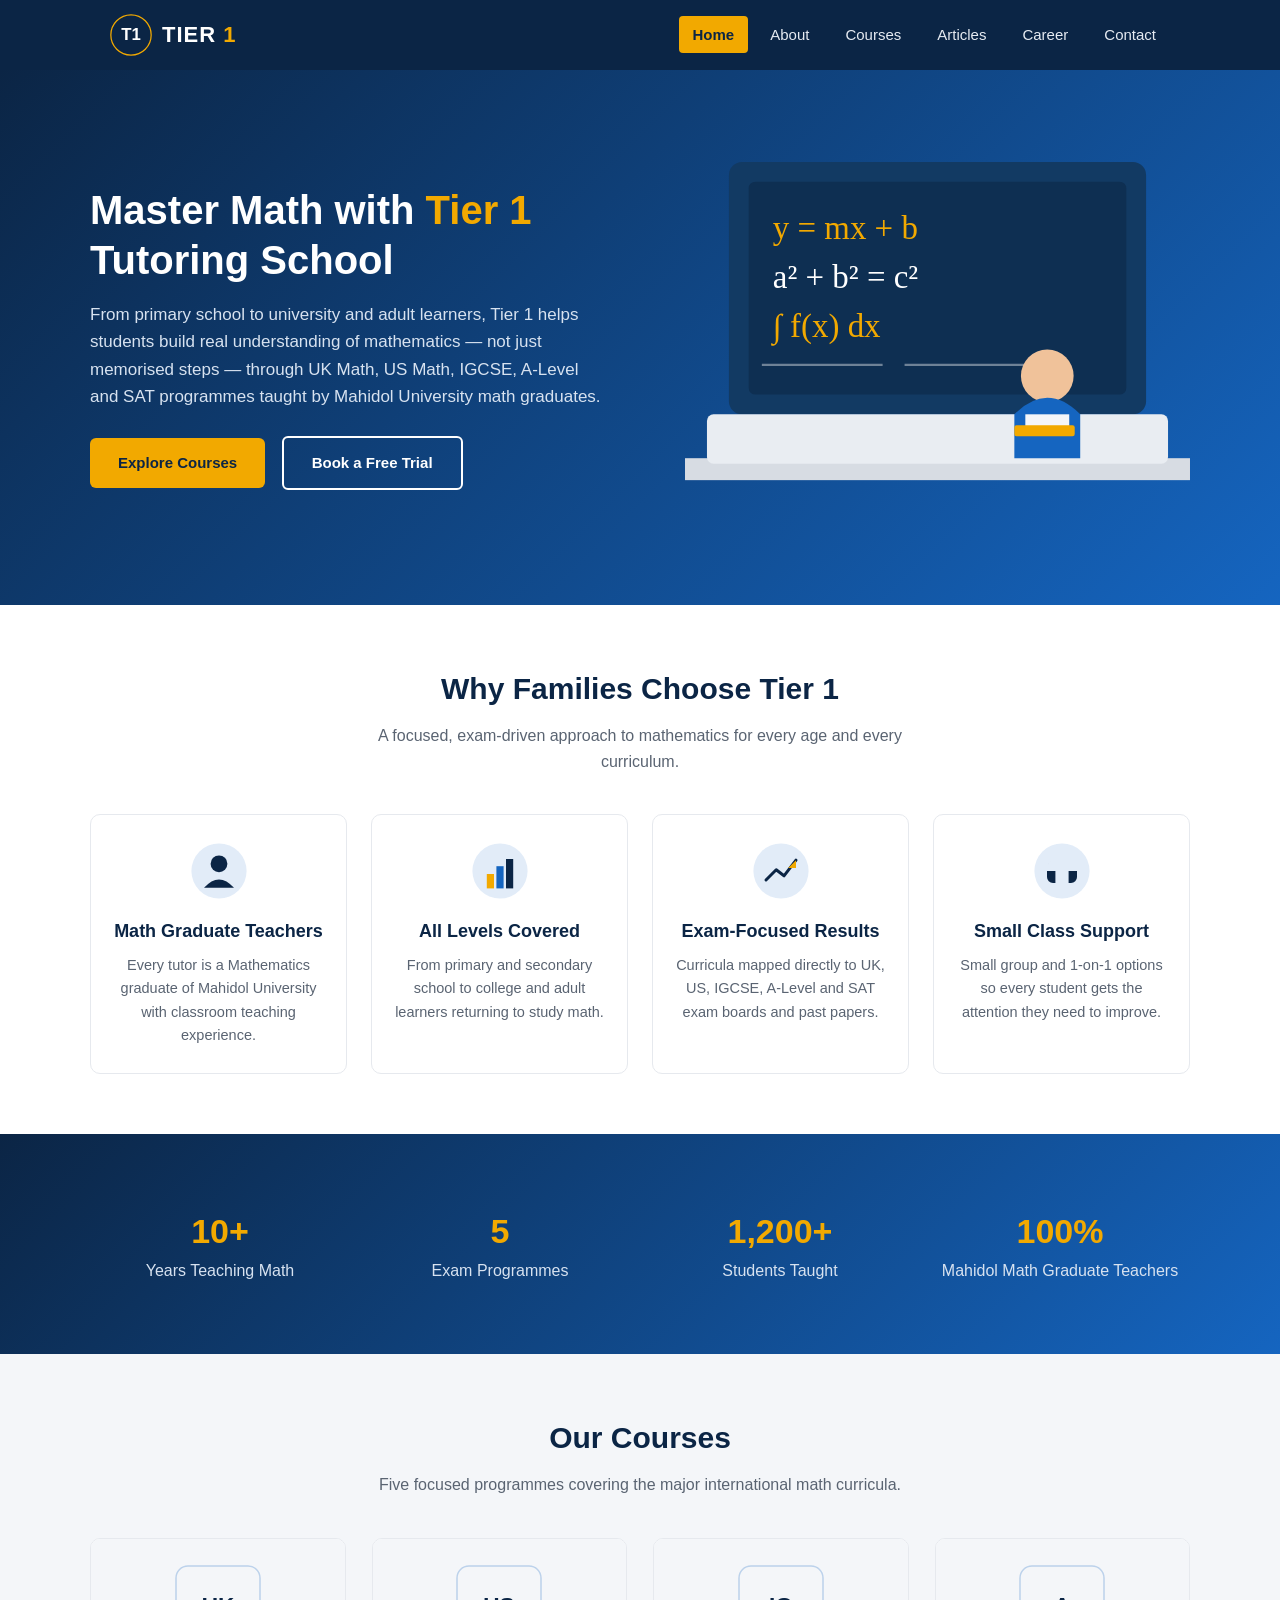
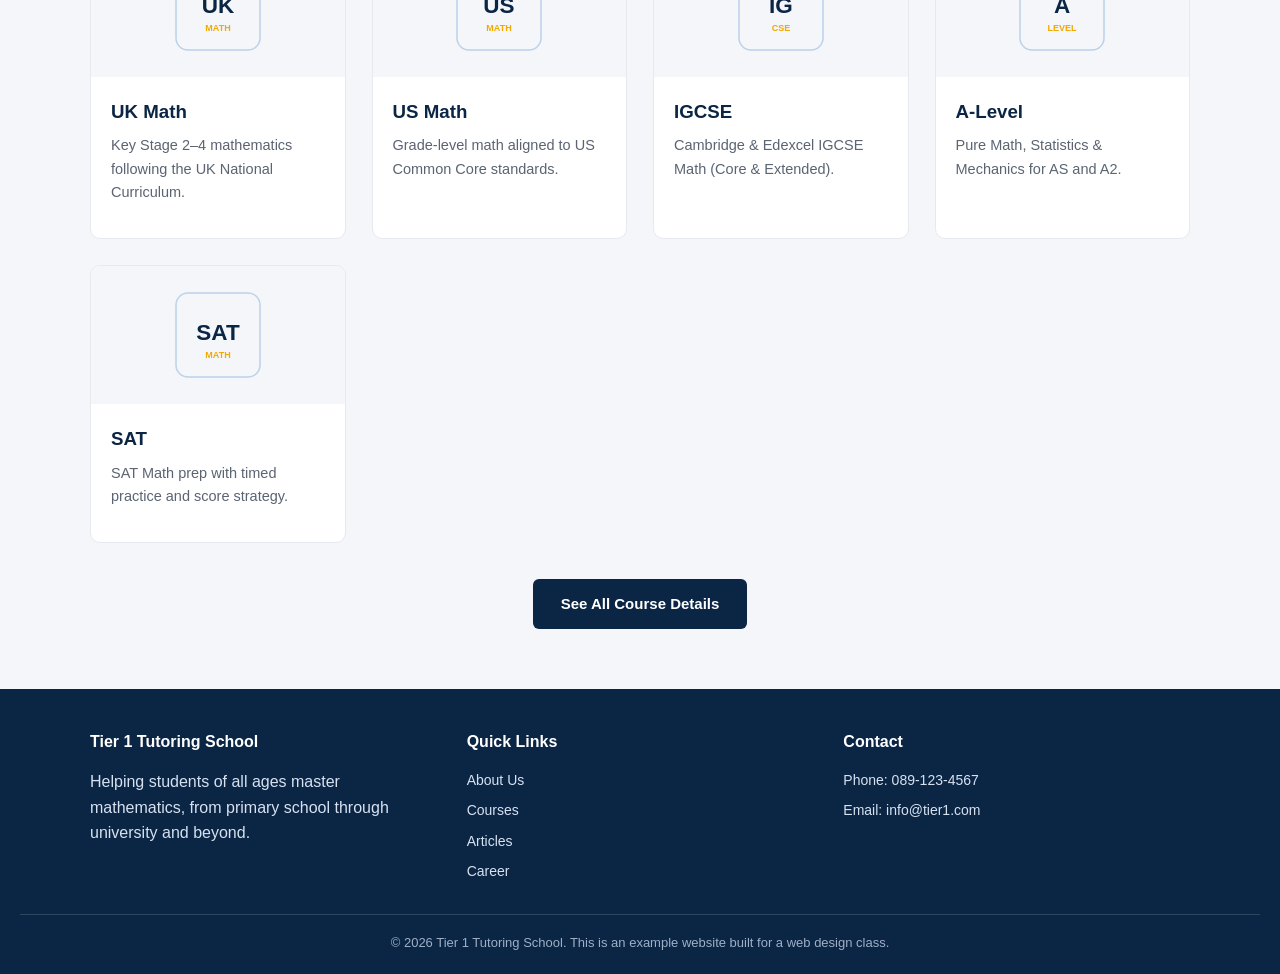
<file: index.html>
<!DOCTYPE html>
<html lang="en">

<head>
  <meta charset="UTF-8" />
  <meta name="viewport" content="width=device-width, initial-scale=1.0" />
  <title>Tier 1 Tutoring School | Home</title>
  <link rel="stylesheet" href="style.css" />
</head>

<body>

  <!-- ================= HEADER ================= -->
  <header>
    <nav class="navbar">
      <a href="index.html" class="logo">
        <img src="images/logo.svg" alt="Tier 1 logo" />
        <span class="logo-text">TIER <span>1</span></span>
      </a>

      <ul class="nav-links" id="navLinks">
        <li><a href="index.html" class="active">Home</a></li>
        <li><a href="about.html">About</a></li>
        <li><a href="courses.html">Courses</a></li>
        <li><a href="articles.html">Articles</a></li>
        <li><a href="career.html">Career</a></li>
        <li><a href="contact.html">Contact</a></li>
      </ul>

      <button class="menu-toggle" id="menuToggle" aria-label="Toggle menu">
        <span></span>
        <span></span>
        <span></span>
      </button>
    </nav>
  </header>

  <!-- ================= HERO ================= -->
  <section class="hero">
    <div class="hero-inner">
      <div class="hero-text">
        <h1>Master Math with <span>Tier 1</span> Tutoring School</h1>
        <p>
          From primary school to university and adult learners, Tier 1 helps
          students build real understanding of mathematics &mdash; not just
          memorised steps &mdash; through UK Math, US Math, IGCSE, A-Level and SAT
          programmes taught by Mahidol University math graduates.
        </p>
        <a href="courses.html" class="btn btn-primary">Explore Courses</a>
        <a href="contact.html" class="btn btn-outline">Book a Free Trial</a>
      </div>
      <div class="hero-image">
        <img src="images/hero.svg" alt="Illustration of a student studying math in front of a chalkboard" />
      </div>
    </div>
  </section>

  <!-- ================= FEATURES ================= -->
  <section>
    <div class="section-inner">
      <div class="section-title">
        <h2>Why Families Choose Tier 1</h2>
        <p>A focused, exam-driven approach to mathematics for every age and every curriculum.</p>
      </div>

      <div class="features-grid">
        <div class="feature-card">
          <img src="images/icon-teachers.svg" alt="Teacher icon" />
          <h3>Math Graduate Teachers</h3>
          <p>Every tutor is a Mathematics graduate of Mahidol University with classroom teaching experience.</p>
        </div>
        <div class="feature-card">
          <img src="images/icon-levels.svg" alt="Levels icon" />
          <h3>All Levels Covered</h3>
          <p>From primary and secondary school to college and adult learners returning to study math.</p>
        </div>
        <div class="feature-card">
          <img src="images/icon-results.svg" alt="Results icon" />
          <h3>Exam-Focused Results</h3>
          <p>Curricula mapped directly to UK, US, IGCSE, A-Level and SAT exam boards and past papers.</p>
        </div>
        <div class="feature-card">
          <img src="images/icon-support.svg" alt="Support icon" />
          <h3>Small Class Support</h3>
          <p>Small group and 1-on-1 options so every student gets the attention they need to improve.</p>
        </div>
      </div>
    </div>
  </section>

  <!-- ================= STATS ================= -->
  <section class="hero">
    <div class="section-inner stats-bar">
      <div class="stat">
        <h3>10+</h3>
        <p>Years Teaching Math</p>
      </div>
      <div class="stat">
        <h3>5</h3>
        <p>Exam Programmes</p>
      </div>
      <div class="stat">
        <h3>1,200+</h3>
        <p>Students Taught</p>
      </div>
      <div class="stat">
        <h3>100%</h3>
        <p>Mahidol Math Graduate Teachers</p>
      </div>
    </div>
  </section>

  <!-- ================= COURSE PREVIEW ================= -->
  <section class="alt-bg">
    <div class="section-inner">
      <div class="section-title">
        <h2>Our Courses</h2>
        <p>Five focused programmes covering the major international math curricula.</p>
      </div>

      <div class="courses-grid">
        <div class="course-card">
          <div class="course-img"><img src="images/course-uk-math.svg" alt="UK Math icon" /></div>
          <div class="course-body">
            <h3>UK Math</h3>
            <p>Key Stage 2&ndash;4 mathematics following the UK National Curriculum.</p>
          </div>
        </div>
        <div class="course-card">
          <div class="course-img"><img src="images/course-us-math.svg" alt="US Math icon" /></div>
          <div class="course-body">
            <h3>US Math</h3>
            <p>Grade-level math aligned to US Common Core standards.</p>
          </div>
        </div>
        <div class="course-card">
          <div class="course-img"><img src="images/course-igcse.svg" alt="IGCSE icon" /></div>
          <div class="course-body">
            <h3>IGCSE</h3>
            <p>Cambridge &amp; Edexcel IGCSE Math (Core &amp; Extended).</p>
          </div>
        </div>
        <div class="course-card">
          <div class="course-img"><img src="images/course-alevel.svg" alt="A-Level icon" /></div>
          <div class="course-body">
            <h3>A-Level</h3>
            <p>Pure Math, Statistics &amp; Mechanics for AS and A2.</p>
          </div>
        </div>
        <div class="course-card">
          <div class="course-img"><img src="images/course-sat.svg" alt="SAT icon" /></div>
          <div class="course-body">
            <h3>SAT</h3>
            <p>SAT Math prep with timed practice and score strategy.</p>
          </div>
        </div>
      </div>

      <div style="text-align:center; margin-top: 36px;">
        <a href="courses.html" class="btn btn-primary" style="background-color: var(--navy); color:#fff;">See All Course
          Details</a>
      </div>
    </div>
  </section>

  <!-- ================= FOOTER ================= -->
  <footer>
    <div class="footer-inner">
      <div>
        <h4>Tier 1 Tutoring School</h4>
        <p>Helping students of all ages master mathematics, from primary school through university and beyond.</p>
      </div>
      <div>
        <h4>Quick Links</h4>
        <ul>
          <li><a href="about.html">About Us</a></li>
          <li><a href="courses.html">Courses</a></li>
          <li><a href="articles.html">Articles</a></li>
          <li><a href="career.html">Career</a></li>
        </ul>
      </div>
      <div>
        <h4>Contact</h4>
        <ul>
          <li>Phone: 089-123-4567</li>
          <li>Email: info@tier1.com</li>
        </ul>
      </div>
    </div>
    <div class="footer-bottom">
      &copy; <span id="year"></span> Tier 1 Tutoring School. This is an example website built for a web design class.
    </div>
  </footer>

  <script src="script.js"></script>
</body>

</html>
</file>
<file: style.css>
/* ============================================
   TIER 1 TUTORING SCHOOL - STYLESHEET
   A simple example for students learning CSS.
   ============================================ */

/* ---- Reset-ish basics ---- */
* {
  margin: 0;
  padding: 0;
  box-sizing: border-box;
}

body {
  font-family: "Segoe UI", Arial, Helvetica, sans-serif;
  color: #222831;
  background-color: #ffffff;
  line-height: 1.6;
}

a {
  text-decoration: none;
  color: inherit;
}

img {
  max-width: 100%;
  display: block;
}

ul {
  list-style: none;
}

/* ---- Color variables (easy for students to re-theme the site) ---- */
:root {
  --navy: #0b2545;
  --blue: #1565c0;
  --gold: #f2a900;
  --light-gray: #f4f6f9;
  --gray-text: #5a6472;
}

/* ---- Header / Navigation ---- */
header {
  background-color: var(--navy);
  position: sticky;
  top: 0;
  z-index: 100;
}

.navbar {
  max-width: 1100px;
  margin: 0 auto;
  display: flex;
  align-items: center;
  justify-content: space-between;
  padding: 14px 20px;
}

.logo {
  display: flex;
  align-items: center;
  gap: 10px;
}

.logo img {
  height: 42px;
  width: 42px;
}

.logo-text {
  color: #ffffff;
  font-size: 22px;
  font-weight: 700;
  letter-spacing: 1px;
}

.logo-text span {
  color: var(--gold);
}

.nav-links {
  display: flex;
  gap: 8px;
}

.nav-links li a {
  color: #e6ebf2;
  padding: 10px 14px;
  border-radius: 4px;
  font-size: 15px;
  transition: background-color 0.2s ease, color 0.2s ease;
}

.nav-links li a:hover,
.nav-links li a.active {
  background-color: var(--gold);
  color: var(--navy);
  font-weight: 600;
}

.menu-toggle {
  display: none;
  flex-direction: column;
  gap: 5px;
  background: none;
  border: none;
  cursor: pointer;
  padding: 6px;
}

.menu-toggle span {
  width: 26px;
  height: 3px;
  background-color: #ffffff;
  border-radius: 2px;
}

/* ---- Hero section (Home page) ---- */
.hero {
  background: linear-gradient(135deg, var(--navy) 0%, var(--blue) 100%);
  color: #ffffff;
  padding: 70px 20px;
}

.hero-inner {
  max-width: 1100px;
  margin: 0 auto;
  display: flex;
  align-items: center;
  gap: 40px;
  flex-wrap: wrap;
}

.hero-text {
  flex: 1 1 400px;
}

.hero-text h1 {
  font-size: 40px;
  margin-bottom: 16px;
  line-height: 1.25;
}

.hero-text h1 span {
  color: var(--gold);
}

.hero-text p {
  font-size: 17px;
  color: #d7e2f0;
  margin-bottom: 26px;
  max-width: 520px;
}

.hero-image {
  flex: 1 1 350px;
  text-align: center;
}

/* ---- Buttons ---- */
.btn {
  display: inline-block;
  padding: 13px 28px;
  border-radius: 6px;
  font-weight: 600;
  font-size: 15px;
  cursor: pointer;
  border: none;
  transition: transform 0.15s ease, box-shadow 0.15s ease;
}

.btn-primary {
  background-color: var(--gold);
  color: var(--navy);
}

.btn-outline {
  background-color: transparent;
  color: #ffffff;
  border: 2px solid #ffffff;
  margin-left: 12px;
}

.btn:hover {
  transform: translateY(-2px);
  box-shadow: 0 6px 14px rgba(0, 0, 0, 0.2);
}

/* ---- Generic section layout ---- */
section {
  padding: 60px 20px;
}

.section-inner {
  max-width: 1100px;
  margin: 0 auto;
}

.section-title {
  text-align: center;
  margin-bottom: 40px;
}

.section-title h2 {
  font-size: 30px;
  color: var(--navy);
  margin-bottom: 10px;
}

.section-title p {
  color: var(--gray-text);
  max-width: 600px;
  margin: 0 auto;
}

.alt-bg {
  background-color: var(--light-gray);
}

/* ---- Feature / stat cards ---- */
.features-grid {
  display: grid;
  grid-template-columns: repeat(auto-fit, minmax(220px, 1fr));
  gap: 24px;
}

.feature-card {
  background-color: #ffffff;
  border: 1px solid #e6e9ee;
  border-radius: 10px;
  padding: 26px 22px;
  text-align: center;
  transition: transform 0.2s ease, box-shadow 0.2s ease;
}

.feature-card:hover {
  transform: translateY(-6px);
  box-shadow: 0 10px 22px rgba(11, 37, 69, 0.1);
}

.feature-card img {
  height: 60px;
  margin: 0 auto 16px auto;
}

.feature-card h3 {
  color: var(--navy);
  margin-bottom: 8px;
  font-size: 18px;
}

.feature-card p {
  color: var(--gray-text);
  font-size: 14.5px;
}

.stats-bar {
  display: grid;
  grid-template-columns: repeat(auto-fit, minmax(160px, 1fr));
  gap: 20px;
  text-align: center;
}

.stats-bar .stat h3 {
  font-size: 34px;
  color: var(--gold);
}

.stats-bar .stat p {
  color: #d7e2f0;
}

/* ---- Course cards ---- */
.courses-grid {
  display: grid;
  grid-template-columns: repeat(auto-fit, minmax(240px, 1fr));
  gap: 26px;
}

.course-card {
  background-color: #ffffff;
  border-radius: 10px;
  overflow: hidden;
  border: 1px solid #e6e9ee;
  transition: transform 0.2s ease, box-shadow 0.2s ease;
}

.course-card:hover {
  transform: translateY(-6px);
  box-shadow: 0 10px 24px rgba(11, 37, 69, 0.12);
}

.course-card .course-img {
  background-color: var(--light-gray);
  padding: 24px;
}

.course-card .course-img img {
  height: 90px;
  margin: 0 auto;
}

.course-card .course-body {
  padding: 20px;
}

.course-card h3 {
  color: var(--navy);
  margin-bottom: 8px;
}

.course-card p {
  color: var(--gray-text);
  font-size: 14.5px;
  margin-bottom: 14px;
}

.course-tag {
  display: inline-block;
  background-color: var(--light-gray);
  color: var(--blue);
  font-size: 12.5px;
  padding: 4px 10px;
  border-radius: 20px;
  margin-bottom: 12px;
  font-weight: 600;
}

/* ---- Team / teacher cards ---- */
.team-grid {
  display: grid;
  grid-template-columns: repeat(auto-fit, minmax(220px, 1fr));
  gap: 26px;
}

.team-card {
  text-align: center;
  background-color: #ffffff;
  border: 1px solid #e6e9ee;
  border-radius: 10px;
  padding: 26px 20px;
}

.team-card img {
  width: 110px;
  height: 110px;
  border-radius: 50%;
  margin: 0 auto 16px auto;
}

.team-card h3 {
  color: var(--navy);
  margin-bottom: 4px;
}

.team-card .role {
  color: var(--gold);
  font-size: 13.5px;
  font-weight: 600;
  margin-bottom: 10px;
}

.team-card p {
  color: var(--gray-text);
  font-size: 14px;
}

/* ---- Articles ---- */
.articles-grid {
  display: grid;
  grid-template-columns: repeat(auto-fit, minmax(260px, 1fr));
  gap: 26px;
}

.article-card {
  background-color: #ffffff;
  border: 1px solid #e6e9ee;
  border-radius: 10px;
  overflow: hidden;
  transition: transform 0.2s ease, box-shadow 0.2s ease;
}

.article-card:hover {
  transform: translateY(-6px);
  box-shadow: 0 10px 24px rgba(11, 37, 69, 0.12);
}

.article-card .article-img {
  background-color: var(--light-gray);
  padding: 20px;
}

.article-card .article-img img {
  height: 100px;
  margin: 0 auto;
}

.article-card .article-body {
  padding: 20px;
}

.article-date {
  font-size: 12.5px;
  color: var(--blue);
  font-weight: 600;
  margin-bottom: 6px;
}

.article-card h3 {
  color: var(--navy);
  margin-bottom: 10px;
  font-size: 18px;
}

.article-card p {
  color: var(--gray-text);
  font-size: 14.5px;
  margin-bottom: 14px;
}

.read-more {
  color: var(--blue);
  font-weight: 600;
  font-size: 14px;
}

.read-more:hover {
  text-decoration: underline;
}

/* ---- Career page ---- */
.job-list {
  display: flex;
  flex-direction: column;
  gap: 18px;
}

.job-card {
  background-color: #ffffff;
  border: 1px solid #e6e9ee;
  border-radius: 10px;
  padding: 22px 24px;
  display: flex;
  justify-content: space-between;
  align-items: center;
  flex-wrap: wrap;
  gap: 14px;
}

.job-card h3 {
  color: var(--navy);
  margin-bottom: 6px;
}

.job-card p {
  color: var(--gray-text);
  font-size: 14px;
}

.job-tag {
  background-color: var(--light-gray);
  color: var(--blue);
  font-size: 12.5px;
  padding: 4px 10px;
  border-radius: 20px;
  font-weight: 600;
  margin-right: 8px;
}

.perks-grid {
  display: grid;
  grid-template-columns: repeat(auto-fit, minmax(200px, 1fr));
  gap: 20px;
  margin-top: 10px;
}

/* ---- Contact page ---- */
.contact-wrap {
  display: grid;
  grid-template-columns: 1fr 1fr;
  gap: 40px;
}

@media (max-width: 800px) {
  .contact-wrap {
    grid-template-columns: 1fr;
  }
}

.contact-info-card {
  background-color: var(--navy);
  color: #ffffff;
  border-radius: 10px;
  padding: 30px;
}

.contact-info-card h3 {
  margin-bottom: 20px;
  color: var(--gold);
}

.contact-info-item {
  display: flex;
  gap: 14px;
  margin-bottom: 20px;
  align-items: flex-start;
}

.contact-info-item img {
  width: 26px;
  height: 26px;
  margin-top: 3px;
}

.contact-info-item strong {
  display: block;
  margin-bottom: 3px;
}

.contact-info-item p,
.contact-info-item a {
  color: #d7e2f0;
  font-size: 14.5px;
}

.contact-form label {
  display: block;
  font-weight: 600;
  color: var(--navy);
  margin-bottom: 6px;
  margin-top: 16px;
  font-size: 14.5px;
}

.contact-form input,
.contact-form select,
.contact-form textarea {
  width: 100%;
  padding: 11px 12px;
  border: 1px solid #d3d9e2;
  border-radius: 6px;
  font-size: 14.5px;
  font-family: inherit;
}

.contact-form textarea {
  resize: vertical;
  min-height: 110px;
}

.form-msg {
  margin-top: 14px;
  font-size: 14px;
  font-weight: 600;
}

.form-msg.success {
  color: #1b8a3d;
}

.form-msg.error {
  color: #c62828;
}

/* ---- Footer ---- */
footer {
  background-color: var(--navy);
  color: #d7e2f0;
  padding: 40px 20px 20px 20px;
}

.footer-inner {
  max-width: 1100px;
  margin: 0 auto;
  display: grid;
  grid-template-columns: repeat(auto-fit, minmax(200px, 1fr));
  gap: 30px;
  margin-bottom: 24px;
}

.footer-inner h4 {
  color: #ffffff;
  margin-bottom: 14px;
}

.footer-inner ul li {
  margin-bottom: 8px;
  font-size: 14px;
}

.footer-inner ul li a:hover {
  color: var(--gold);
}

.footer-bottom {
  border-top: 1px solid rgba(255, 255, 255, 0.15);
  padding-top: 18px;
  text-align: center;
  font-size: 13px;
  color: #9fb0c6;
}

/* ---- Page header banner (used on inner pages) ---- */
.page-banner {
  background: linear-gradient(135deg, var(--navy) 0%, var(--blue) 100%);
  color: #ffffff;
  padding: 50px 20px;
  text-align: center;
}

.page-banner h1 {
  font-size: 32px;
  margin-bottom: 8px;
}

.page-banner p {
  color: #d7e2f0;
}

/* ---- Responsive nav ---- */
@media (max-width: 780px) {
  .nav-links {
    position: absolute;
    top: 70px;
    left: 0;
    right: 0;
    background-color: var(--navy);
    flex-direction: column;
    padding: 10px 20px 20px 20px;
    display: none;
  }

  .nav-links.show {
    display: flex;
  }

  .menu-toggle {
    display: flex;
  }

  .hero-text h1 {
    font-size: 30px;
  }
}
</file>
